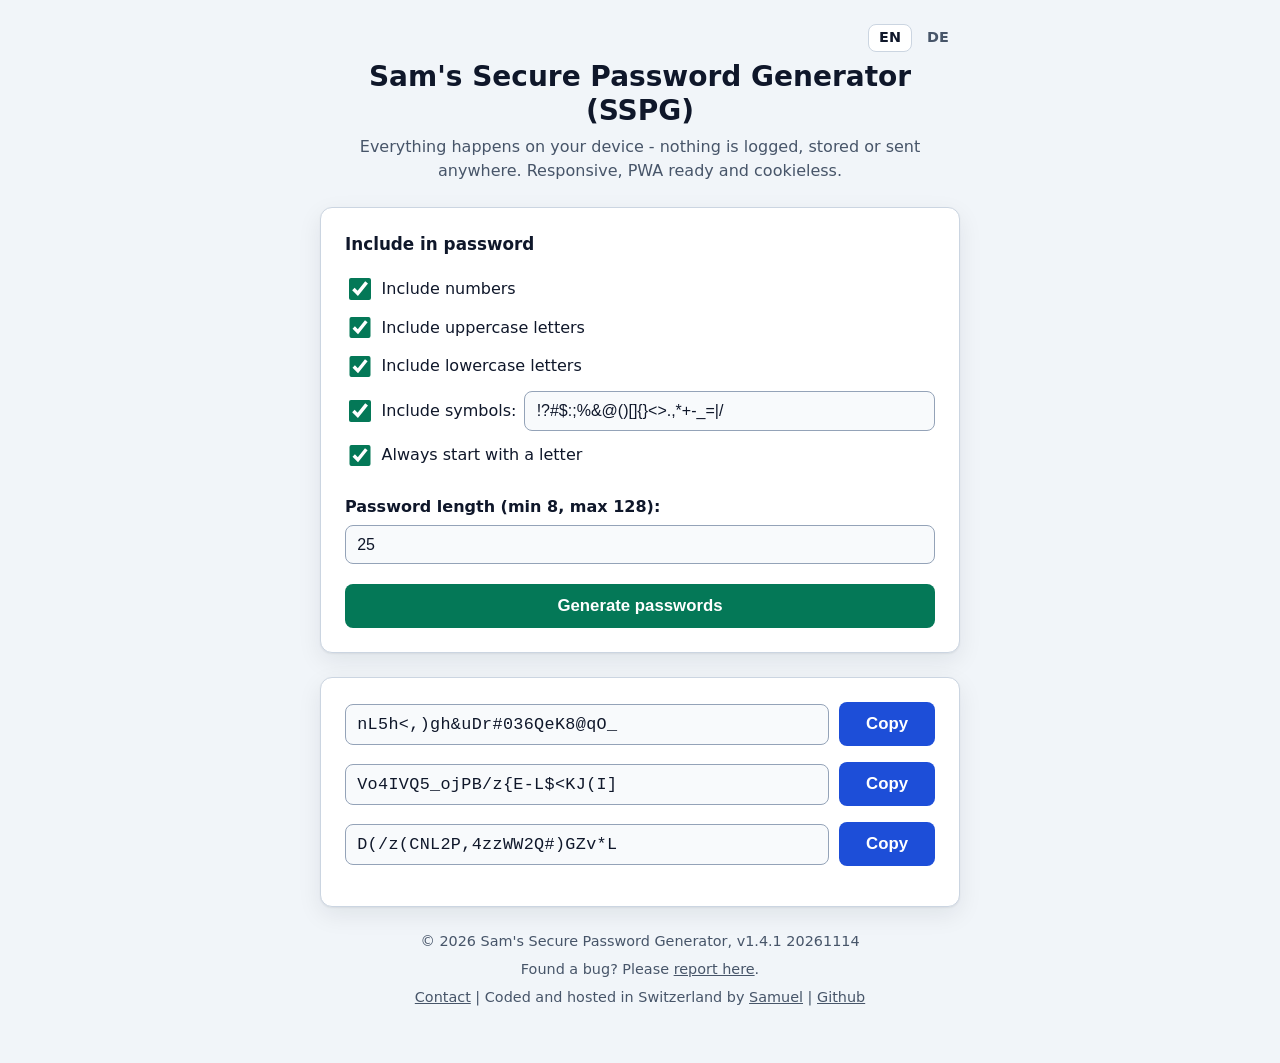
<file: index.html>
<!DOCTYPE html>
<html lang="en">

<!-- https://github.com/samuelT2/sams-secure-password-generator -->
<!-- German version: de/index.html - keep both in sync. -->

<head>
  <meta charset="UTF-8">
  <title>Sam's Secure Password Generator (SSPG)</title>
  <meta name="viewport" content="width=device-width, initial-scale=1">
  <meta http-equiv="Content-Security-Policy"
    content="default-src 'self'; script-src 'self'; style-src 'self'; img-src 'self'; font-src 'self'; manifest-src 'self'; connect-src 'self'; base-uri 'none'; object-src 'none'; form-action 'none'">
  <meta name="referrer" content="no-referrer">
  <meta name="color-scheme" content="light dark">
  <meta name="description"
    content="Secure and easy to use password generator. Generate random passwords with numbers, uppercase letters, lowercase letters, and symbols. Responsive, PWA ready and cookieless.">
  <meta name="author" content="Samuel Tokalakis">
  <meta name="robots" content="index, follow, max-image-preview:large">

  <!-- Language versions: / = English (x-default), /de/ = German -->
  <link rel="canonical" href="https://sspg.ch/">
  <link rel="alternate" hreflang="en" href="https://sspg.ch/">
  <link rel="alternate" hreflang="de" href="https://sspg.ch/de/">
  <link rel="alternate" hreflang="x-default" href="https://sspg.ch/">

  <!-- Open Graph / Social preview -->
  <meta property="og:type" content="website">
  <meta property="og:site_name" content="sspg.ch">
  <meta property="og:title" content="Sam's Secure Password Generator (SSPG)">
  <meta property="og:description"
    content="Generate strong random passwords right in your browser - nothing is logged, stored or sent anywhere. Responsive, PWA ready and cookieless.">
  <meta property="og:url" content="https://sspg.ch/">
  <meta property="og:locale" content="en_GB">
  <meta property="og:locale:alternate" content="de_CH">
  <meta property="og:image" content="https://sspg.ch/assets/og-image.jpg">
  <meta property="og:image:type" content="image/jpeg">
  <meta property="og:image:width" content="1200">
  <meta property="og:image:height" content="630">
  <meta property="og:image:alt" content="sspg.ch - Secure Password Generator: padlock logo next to a generated password">

  <!-- Twitter / X card -->
  <meta name="twitter:card" content="summary_large_image">
  <meta name="twitter:title" content="Sam's Secure Password Generator (SSPG)">
  <meta name="twitter:description"
    content="Generate strong random passwords right in your browser - nothing is logged, stored or sent anywhere. Responsive, PWA ready and cookieless.">
  <meta name="twitter:image" content="https://sspg.ch/assets/og-image.jpg">
  <meta name="twitter:image:alt" content="sspg.ch - Secure Password Generator: padlock logo next to a generated password">

  <!-- Structured data (a data block, not executed - not affected by the CSP) -->
  <script type="application/ld+json">
  {
    "@context": "https://schema.org",
    "@type": "WebApplication",
    "@id": "https://sspg.ch/#webapp",
    "name": "Sam's Secure Password Generator (SSPG)",
    "alternateName": "SSPG",
    "url": "https://sspg.ch/",
    "description": "Secure and easy to use password generator. Generate random passwords with numbers, uppercase letters, lowercase letters, and symbols - entirely on your device.",
    "applicationCategory": "SecurityApplication",
    "operatingSystem": "Any",
    "browserRequirements": "Requires JavaScript",
    "inLanguage": "en",
    "image": "https://sspg.ch/assets/og-image.jpg",
    "offers": {
      "@type": "Offer",
      "price": "0",
      "priceCurrency": "CHF"
    },
    "author": {
      "@type": "Person",
      "@id": "https://tokalakis.ch/#person",
      "name": "Samuel Tokalakis",
      "url": "https://tokalakis.ch/"
    }
  }
  </script>

  <link rel="stylesheet" href="/css/style.css?v=1.4.1">
  <link rel="manifest" href="/assets/pwa/manifest.json">
  <link rel="icon" href="/favicon.ico" sizes="16x16 32x32 48x48">
  <link rel="icon" type="image/png" sizes="96x96" href="/assets/favicon/favicon-96x96.png">
  <link rel="apple-touch-icon" sizes="180x180" href="/assets/favicon/apple-icon-180x180.png">
  <meta name="theme-color" content="#f1f5f9" media="(prefers-color-scheme: light)">
  <meta name="theme-color" content="#0f172a" media="(prefers-color-scheme: dark)">
</head>

<body>
  <main class="app">
    <header class="app-header">
      <!-- Language switcher: "/?lang=en" skips the comfort redirect to /de/ (.htaccess) -->
      <nav class="lang-switch" aria-label="Language">
        <a href="/?lang=en" hreflang="en" lang="en" aria-current="page">EN</a>
        <a href="/de/" hreflang="de" lang="de">DE</a>
      </nav>
      <h1>Sam's Secure Password Generator (SSPG)</h1>
      <p class="intro">Everything happens on your device - nothing is logged, stored or sent anywhere.
        Responsive, PWA ready and cookieless.</p>
    </header>

    <form class="card form" id="generator" novalidate>
      <fieldset class="options">
        <legend>Include in password</legend>

        <div class="checkbox-row">
          <input type="checkbox" id="numbers" checked>
          <label for="numbers">Include numbers</label>
        </div>
        <div class="checkbox-row">
          <input type="checkbox" id="uppercases" checked>
          <label for="uppercases">Include uppercase letters</label>
        </div>
        <div class="checkbox-row">
          <input type="checkbox" id="lowercases" checked>
          <label for="lowercases">Include lowercase letters</label>
        </div>
        <div class="checkbox-row checkbox-row--symbols">
          <input type="checkbox" id="symbols" checked>
          <label for="symbols">Include symbols:</label>
          <input type="text" id="customSymbols" class="custom-symbols" placeholder="!?#$%..."
            aria-label="Custom symbols to include" value="!?#$:;%&amp;@()[]{}&lt;&gt;.,*+-_=|/">
        </div>
        <div class="checkbox-row">
          <input type="checkbox" id="startsWithLetter" checked>
          <label for="startsWithLetter">Always start with a letter</label>
        </div>
      </fieldset>

      <div class="field">
        <label for="length">Password length (min 8, max 128):</label>
        <input type="number" id="length" min="8" max="128" step="1" inputmode="numeric" value="25">
      </div>

      <p id="formError" class="form-error" role="alert" hidden></p>

      <button type="submit" id="generateBtn" class="btn btn--primary">Generate passwords</button>
    </form>

    <section class="card result" aria-label="Generated passwords">
      <div class="result-row">
        <label for="password-1" class="visually-hidden">Generated password 1</label>
        <input type="text" id="password-1" readonly spellcheck="false" autocomplete="off">
        <button type="button" class="btn btn--copy" data-copy-target="password-1"
          aria-label="Copy password 1 to clipboard">Copy</button>
      </div>
      <div class="result-row">
        <label for="password-2" class="visually-hidden">Generated password 2</label>
        <input type="text" id="password-2" readonly spellcheck="false" autocomplete="off">
        <button type="button" class="btn btn--copy" data-copy-target="password-2"
          aria-label="Copy password 2 to clipboard">Copy</button>
      </div>
      <div class="result-row">
        <label for="password-3" class="visually-hidden">Generated password 3</label>
        <input type="text" id="password-3" readonly spellcheck="false" autocomplete="off">
        <button type="button" class="btn btn--copy" data-copy-target="password-3"
          aria-label="Copy password 3 to clipboard">Copy</button>
      </div>
      <div id="copyStatus" aria-live="polite" class="visually-hidden"></div>
    </section>

    <footer>
      <p>&copy; <span id="year"></span> Sam's Secure Password Generator, v1.4.1 20261114</p>
      <p>Found a bug? Please
        <a href="https://github.com/samuelT2/sams-secure-password-generator/issues/new/choose" target="_blank"
          rel="noopener noreferrer">report here</a>.
      </p>
      <p><a href="mailto:samuel@sspg.ch">Contact</a> | Coded and hosted in Switzerland by <a href="https://tokalakis.ch" target="_blank"
          rel="noopener noreferrer">Samuel</a> |
        <a href="https://github.com/samuelT2/sams-secure-password-generator" target="_blank"
          rel="noopener noreferrer">Github</a>
      </p>
    </footer>
  </main>

  <script defer src="/js/sspg.js?v=1.4.1"></script>
  <script defer src="/register-sw.js?v=1.4.1"></script>
</body>

</html>
</file>
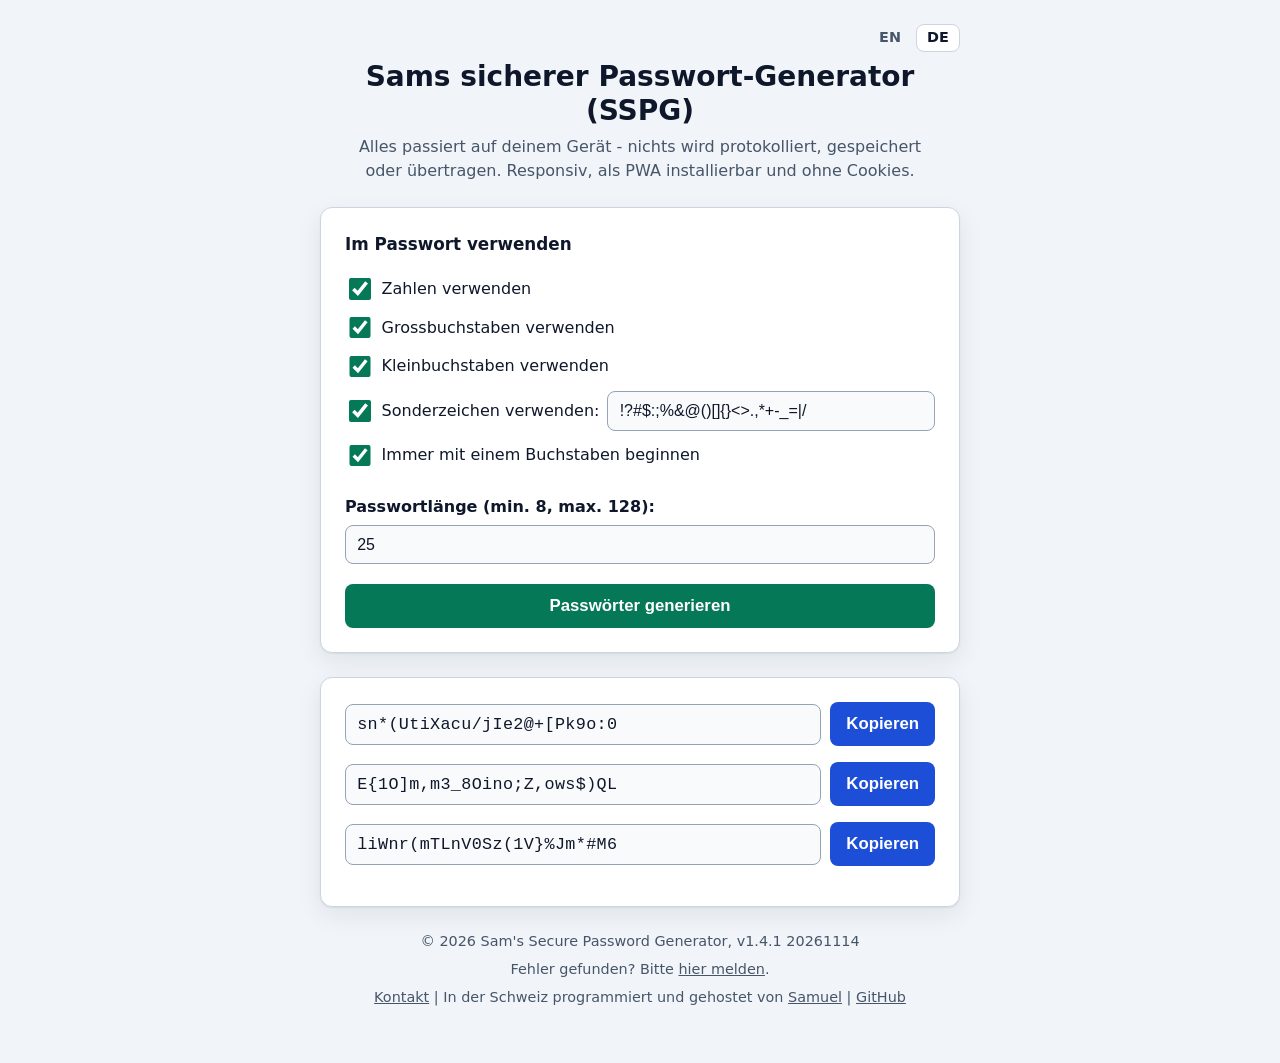
<file: de/index.html>
<!DOCTYPE html>
<html lang="de-CH">

<!-- https://github.com/samuelT2/sams-secure-password-generator -->
<!-- Deutsche Fassung von /index.html (de-CH, "ss" statt Eszett) - beide synchron halten.
     Meldungen aus js/sspg.js richten sich nach <html lang>. -->

<head>
  <meta charset="UTF-8">
  <title>Sams sicherer Passwort-Generator (SSPG)</title>
  <meta name="viewport" content="width=device-width, initial-scale=1">
  <meta http-equiv="Content-Security-Policy"
    content="default-src 'self'; script-src 'self'; style-src 'self'; img-src 'self'; font-src 'self'; manifest-src 'self'; connect-src 'self'; base-uri 'none'; object-src 'none'; form-action 'none'">
  <meta name="referrer" content="no-referrer">
  <meta name="color-scheme" content="light dark">
  <meta name="description"
    content="Sicherer und einfacher Passwort-Generator: Erstelle zufällige Passwörter mit Zahlen, Gross- und Kleinbuchstaben und Sonderzeichen. Responsiv, als PWA installierbar und ohne Cookies.">
  <meta name="author" content="Samuel Tokalakis">
  <meta name="robots" content="index, follow, max-image-preview:large">

  <!-- Sprachfassungen: / = Englisch (x-default), /de/ = Deutsch -->
  <link rel="canonical" href="https://sspg.ch/de/">
  <link rel="alternate" hreflang="en" href="https://sspg.ch/">
  <link rel="alternate" hreflang="de" href="https://sspg.ch/de/">
  <link rel="alternate" hreflang="x-default" href="https://sspg.ch/">

  <!-- Open Graph / Social-Vorschau -->
  <meta property="og:type" content="website">
  <meta property="og:site_name" content="sspg.ch">
  <meta property="og:title" content="Sams sicherer Passwort-Generator (SSPG)">
  <meta property="og:description"
    content="Starke Zufallspasswörter direkt im Browser erstellen - nichts wird protokolliert, gespeichert oder übertragen. Responsiv, als PWA installierbar und ohne Cookies.">
  <meta property="og:url" content="https://sspg.ch/de/">
  <meta property="og:locale" content="de_CH">
  <meta property="og:locale:alternate" content="en_GB">
  <meta property="og:image" content="https://sspg.ch/assets/og-image.jpg">
  <meta property="og:image:type" content="image/jpeg">
  <meta property="og:image:width" content="1200">
  <meta property="og:image:height" content="630">
  <meta property="og:image:alt" content="sspg.ch - Secure Password Generator: Vorhängeschloss-Logo neben einem generierten Passwort">

  <!-- Twitter / X Card -->
  <meta name="twitter:card" content="summary_large_image">
  <meta name="twitter:title" content="Sams sicherer Passwort-Generator (SSPG)">
  <meta name="twitter:description"
    content="Starke Zufallspasswörter direkt im Browser erstellen - nichts wird protokolliert, gespeichert oder übertragen. Responsiv, als PWA installierbar und ohne Cookies.">
  <meta name="twitter:image" content="https://sspg.ch/assets/og-image.jpg">
  <meta name="twitter:image:alt" content="sspg.ch - Secure Password Generator: Vorhängeschloss-Logo neben einem generierten Passwort">

  <!-- Strukturierte Daten (Daten-Block, wird nicht ausgeführt - von der CSP nicht betroffen) -->
  <script type="application/ld+json">
  {
    "@context": "https://schema.org",
    "@type": "WebApplication",
    "@id": "https://sspg.ch/de/#webapp",
    "name": "Sams sicherer Passwort-Generator (SSPG)",
    "alternateName": ["SSPG", "Sam's Secure Password Generator"],
    "url": "https://sspg.ch/de/",
    "description": "Sicherer und einfacher Passwort-Generator: Erstelle zufällige Passwörter mit Zahlen, Gross- und Kleinbuchstaben und Sonderzeichen - komplett auf deinem Gerät.",
    "applicationCategory": "SecurityApplication",
    "operatingSystem": "Any",
    "browserRequirements": "Requires JavaScript",
    "inLanguage": "de-CH",
    "image": "https://sspg.ch/assets/og-image.jpg",
    "offers": {
      "@type": "Offer",
      "price": "0",
      "priceCurrency": "CHF"
    },
    "author": {
      "@type": "Person",
      "@id": "https://tokalakis.ch/#person",
      "name": "Samuel Tokalakis",
      "url": "https://tokalakis.ch/"
    }
  }
  </script>

  <link rel="stylesheet" href="/css/style.css?v=1.4.1">
  <link rel="manifest" href="/assets/pwa/manifest.json">
  <link rel="icon" href="/favicon.ico" sizes="16x16 32x32 48x48">
  <link rel="icon" type="image/png" sizes="96x96" href="/assets/favicon/favicon-96x96.png">
  <link rel="apple-touch-icon" sizes="180x180" href="/assets/favicon/apple-icon-180x180.png">
  <meta name="theme-color" content="#f1f5f9" media="(prefers-color-scheme: light)">
  <meta name="theme-color" content="#0f172a" media="(prefers-color-scheme: dark)">
</head>

<body>
  <main class="app">
    <header class="app-header">
      <!-- Sprachumschalter: "/?lang=en" überspringt die Komfort-Umleitung nach /de/ (.htaccess) -->
      <nav class="lang-switch" aria-label="Sprache">
        <a href="/?lang=en" hreflang="en" lang="en">EN</a>
        <a href="/de/" hreflang="de" lang="de" aria-current="page">DE</a>
      </nav>
      <h1>Sams sicherer Passwort-Generator (SSPG)</h1>
      <p class="intro">Alles passiert auf deinem Gerät - nichts wird protokolliert, gespeichert oder übertragen.
        Responsiv, als PWA installierbar und ohne Cookies.</p>
    </header>

    <form class="card form" id="generator" novalidate>
      <fieldset class="options">
        <legend>Im Passwort verwenden</legend>

        <div class="checkbox-row">
          <input type="checkbox" id="numbers" checked>
          <label for="numbers">Zahlen verwenden</label>
        </div>
        <div class="checkbox-row">
          <input type="checkbox" id="uppercases" checked>
          <label for="uppercases">Grossbuchstaben verwenden</label>
        </div>
        <div class="checkbox-row">
          <input type="checkbox" id="lowercases" checked>
          <label for="lowercases">Kleinbuchstaben verwenden</label>
        </div>
        <div class="checkbox-row checkbox-row--symbols">
          <input type="checkbox" id="symbols" checked>
          <label for="symbols">Sonderzeichen verwenden:</label>
          <input type="text" id="customSymbols" class="custom-symbols" placeholder="!?#$%..."
            aria-label="Eigene Sonderzeichen" value="!?#$:;%&amp;@()[]{}&lt;&gt;.,*+-_=|/">
        </div>
        <div class="checkbox-row">
          <input type="checkbox" id="startsWithLetter" checked>
          <label for="startsWithLetter">Immer mit einem Buchstaben beginnen</label>
        </div>
      </fieldset>

      <div class="field">
        <label for="length">Passwortlänge (min. 8, max. 128):</label>
        <input type="number" id="length" min="8" max="128" step="1" inputmode="numeric" value="25">
      </div>

      <p id="formError" class="form-error" role="alert" hidden></p>

      <button type="submit" id="generateBtn" class="btn btn--primary">Passwörter generieren</button>
    </form>

    <section class="card result" aria-label="Generierte Passwörter">
      <div class="result-row">
        <label for="password-1" class="visually-hidden">Generiertes Passwort 1</label>
        <input type="text" id="password-1" readonly spellcheck="false" autocomplete="off">
        <button type="button" class="btn btn--copy" data-copy-target="password-1"
          aria-label="Passwort 1 in die Zwischenablage kopieren">Kopieren</button>
      </div>
      <div class="result-row">
        <label for="password-2" class="visually-hidden">Generiertes Passwort 2</label>
        <input type="text" id="password-2" readonly spellcheck="false" autocomplete="off">
        <button type="button" class="btn btn--copy" data-copy-target="password-2"
          aria-label="Passwort 2 in die Zwischenablage kopieren">Kopieren</button>
      </div>
      <div class="result-row">
        <label for="password-3" class="visually-hidden">Generiertes Passwort 3</label>
        <input type="text" id="password-3" readonly spellcheck="false" autocomplete="off">
        <button type="button" class="btn btn--copy" data-copy-target="password-3"
          aria-label="Passwort 3 in die Zwischenablage kopieren">Kopieren</button>
      </div>
      <div id="copyStatus" aria-live="polite" class="visually-hidden"></div>
    </section>

    <footer>
      <p>&copy; <span id="year"></span> Sam's Secure Password Generator, v1.4.1 20261114</p>
      <p>Fehler gefunden? Bitte
        <a href="https://github.com/samuelT2/sams-secure-password-generator/issues/new/choose" target="_blank"
          rel="noopener noreferrer">hier melden</a>.
      </p>
      <p><a href="mailto:samuel@sspg.ch">Kontakt</a> | In der Schweiz programmiert und gehostet von <a href="https://tokalakis.ch" target="_blank"
          rel="noopener noreferrer">Samuel</a> |
        <a href="https://github.com/samuelT2/sams-secure-password-generator" target="_blank"
          rel="noopener noreferrer">GitHub</a>
      </p>
    </footer>
  </main>

  <script defer src="/js/sspg.js?v=1.4.1"></script>
  <script defer src="/register-sw.js?v=1.4.1"></script>
</body>

</html>
</file>
<file: css/style.css>
/* ===========================================================================
   Sam's Secure Password Generator (SSPG)
   Design tokens + light/dark theming. Button colours are intentionally kept
   identical across themes so their white text always meets WCAG AA contrast.
   =========================================================================== */

:root {
  color-scheme: light dark;

  --bg: #f1f5f9;
  --surface: #ffffff;
  --surface-2: #f8fafc;
  --text: #0f172a;
  --muted: #475569;
  --border: #cbd5e1;
  --border-strong: #94a3b8;

  --primary: #047857;
  --primary-hover: #065f46;
  --copy: #1d4ed8;
  --copy-hover: #1e40af;
  --on-accent: #ffffff;

  --focus: #2563eb;

  --success-bg: #d1fae5;
  --success-text: #065f46;
  --error-bg: #fef2f2;
  --error-border: #fecaca;
  --error-text: #b91c1c;

  --radius: 12px;
  --radius-sm: 8px;
  --shadow: 0 1px 2px rgba(15, 23, 42, 0.06), 0 8px 24px rgba(15, 23, 42, 0.08);
  --ring: 0 0 0 3px var(--focus);
}

@media (prefers-color-scheme: dark) {
  :root {
    --bg: #0b1220;
    --surface: #1e293b;
    --surface-2: #172033;
    --text: #e2e8f0;
    --muted: #94a3b8;
    --border: #334155;
    --border-strong: #475569;

    --focus: #60a5fa;

    --success-bg: #064e3b;
    --success-text: #d1fae5;
    --error-bg: #2a1416;
    --error-border: #7f1d1d;
    --error-text: #fca5a5;
  }
}

* {
  box-sizing: border-box;
}

body {
  margin: 0;
  padding: 1.5rem 1rem 3rem;
  font-family: system-ui, -apple-system, "Segoe UI", Roboto, Helvetica, Arial, sans-serif;
  font-size: 1rem;
  line-height: 1.5;
  background: var(--bg);
  color: var(--text);
  -webkit-text-size-adjust: 100%;
}

.app {
  max-width: 640px;
  margin: 0 auto;
}

/* ---------- Header ---------- */

.app-header {
  text-align: center;
  margin-bottom: 1.5rem;
}

/* Language switcher (EN | DE)
   Each link is a 44x44 px tap target; the visible pill (::before) stays small.
   The negative top margin offsets the taller links, so the layout does not move. */
.lang-switch {
  display: flex;
  justify-content: flex-end;
  gap: 0.25rem;
  margin: -0.5rem 0 0;
  font-size: 0.9rem;
}

.lang-switch a {
  position: relative;
  isolation: isolate;
  display: inline-flex;
  align-items: center;
  justify-content: center;
  min-width: 44px;
  min-height: 44px;
  padding: 0 0.6rem;
  border-radius: var(--radius-sm);
  color: var(--muted);
  font-weight: 600;
  text-decoration: none;
}

.lang-switch a::before {
  content: "";
  position: absolute;
  inset: 0.5rem 0;
  z-index: -1;
  border: 1px solid transparent;
  border-radius: var(--radius-sm);
}

.lang-switch a:hover,
.lang-switch a[aria-current="page"] {
  color: var(--text);
}

.lang-switch a:hover::before {
  border-color: var(--border-strong);
}

.lang-switch a[aria-current="page"]::before {
  background: var(--surface);
  border-color: var(--border);
}

h1 {
  font-size: clamp(1.35rem, 4vw, 1.75rem);
  line-height: 1.2;
  margin: 0 0 0.5rem;
}

.intro {
  margin: 0 auto;
  max-width: 36rem;
  color: var(--muted);
}

/* ---------- Cards ---------- */

.card {
  background: var(--surface);
  border: 1px solid var(--border);
  border-radius: var(--radius);
  box-shadow: var(--shadow);
  padding: 1.5rem;
  margin-bottom: 1.5rem;
}

/* ---------- Form ---------- */

.options {
  border: none;
  margin: 0;
  padding: 0;
}

.options legend {
  font-weight: 600;
  font-size: 1.05rem;
  padding: 0;
  margin-bottom: 0.75rem;
}

.checkbox-row {
  display: flex;
  flex-wrap: wrap;
  align-items: center;
  gap: 0.5rem;
  padding: 0.35rem 0;
}

.checkbox-row label {
  cursor: pointer;
}

.checkbox-row--symbols .custom-symbols {
  flex: 1 1 12rem;
  min-width: 0;
}

input[type="checkbox"] {
  flex: 0 0 auto;
  width: 1.35rem;
  height: 1.35rem;
  accent-color: var(--primary);
  cursor: pointer;
}

.field {
  margin-top: 1.25rem;
}

.field label {
  display: block;
  font-weight: 600;
  margin-bottom: 0.4rem;
}

input[type="text"],
input[type="number"] {
  width: 100%;
  padding: 0.6rem 0.7rem;
  font-size: 1rem;
  color: var(--text);
  background: var(--surface-2);
  border: 1px solid var(--border-strong);
  border-radius: var(--radius-sm);
}

input::placeholder {
  color: var(--muted);
  opacity: 1;
}

/* ---------- Buttons ---------- */

.btn {
  display: block;
  width: 100%;
  padding: 0.75rem 1rem;
  font-size: 1.05rem;
  font-weight: 600;
  color: var(--on-accent);
  border: none;
  border-radius: var(--radius-sm);
  cursor: pointer;
  transition: background-color 0.15s ease;
}

.btn--primary {
  background: var(--primary);
  margin-top: 1.25rem;
}

.btn--primary:hover {
  background: var(--primary-hover);
}

.btn--copy {
  background: var(--copy);
}

.btn--copy:hover {
  background: var(--copy-hover);
}

/* ---------- Results ---------- */

.result-row {
  display: flex;
  flex-wrap: wrap;
  align-items: center;
  gap: 0.6rem;
  margin-bottom: 1rem;
}

.result-row:last-of-type {
  margin-bottom: 0;
}

.result-row input {
  flex: 1 1 60%;
  min-width: 0;
  font-family: ui-monospace, "Cascadia Code", "Courier New", monospace;
  font-size: 1.05rem;
  letter-spacing: 0.02em;
}

.result-row .btn--copy {
  flex: 0 0 auto;
  width: auto;
  min-width: 6rem;
}

.copy-feedback {
  flex: 1 0 100%;
  font-size: 0.9rem;
  font-weight: 600;
  color: var(--success-text);
  background: var(--success-bg);
  border-radius: var(--radius-sm);
  padding: 0.3rem 0.6rem;
}

/* ---------- Inline form error ---------- */

.form-error {
  margin: 1rem 0 0;
  padding: 0.7rem 0.85rem;
  color: var(--error-text);
  background: var(--error-bg);
  border: 1px solid var(--error-border);
  border-radius: var(--radius-sm);
  font-weight: 500;
}

/* ---------- 404 page ---------- */

.not-found h2 {
  margin: 0 0 0.5rem;
  font-size: 1.2rem;
}

.not-found p {
  margin: 0;
}

a.btn {
  text-align: center;
  text-decoration: none;
}

/* ---------- Footer ---------- */

footer {
  text-align: center;
  font-size: 0.9rem;
  color: var(--muted);
}

footer p {
  margin: 0.4rem 0;
}

footer a {
  color: inherit;
}

/* ---------- Focus / accessibility ---------- */

:focus-visible {
  outline: 3px solid var(--focus);
  outline-offset: 2px;
}

.visually-hidden {
  position: absolute;
  width: 1px;
  height: 1px;
  margin: -1px;
  padding: 0;
  overflow: hidden;
  clip: rect(0 0 0 0);
  clip-path: inset(50%);
  white-space: nowrap;
  border: 0;
}

/* ---------- Responsive ---------- */

@media (max-width: 480px) {
  body {
    padding: 1rem 0.75rem 2.5rem;
  }

  .card {
    padding: 1.15rem;
  }

  .result-row {
    flex-direction: column;
    align-items: stretch;
  }

  .result-row .btn--copy {
    width: 100%;
  }
}

@media (prefers-reduced-motion: reduce) {
  * {
    transition: none !important;
  }
}
</file>
